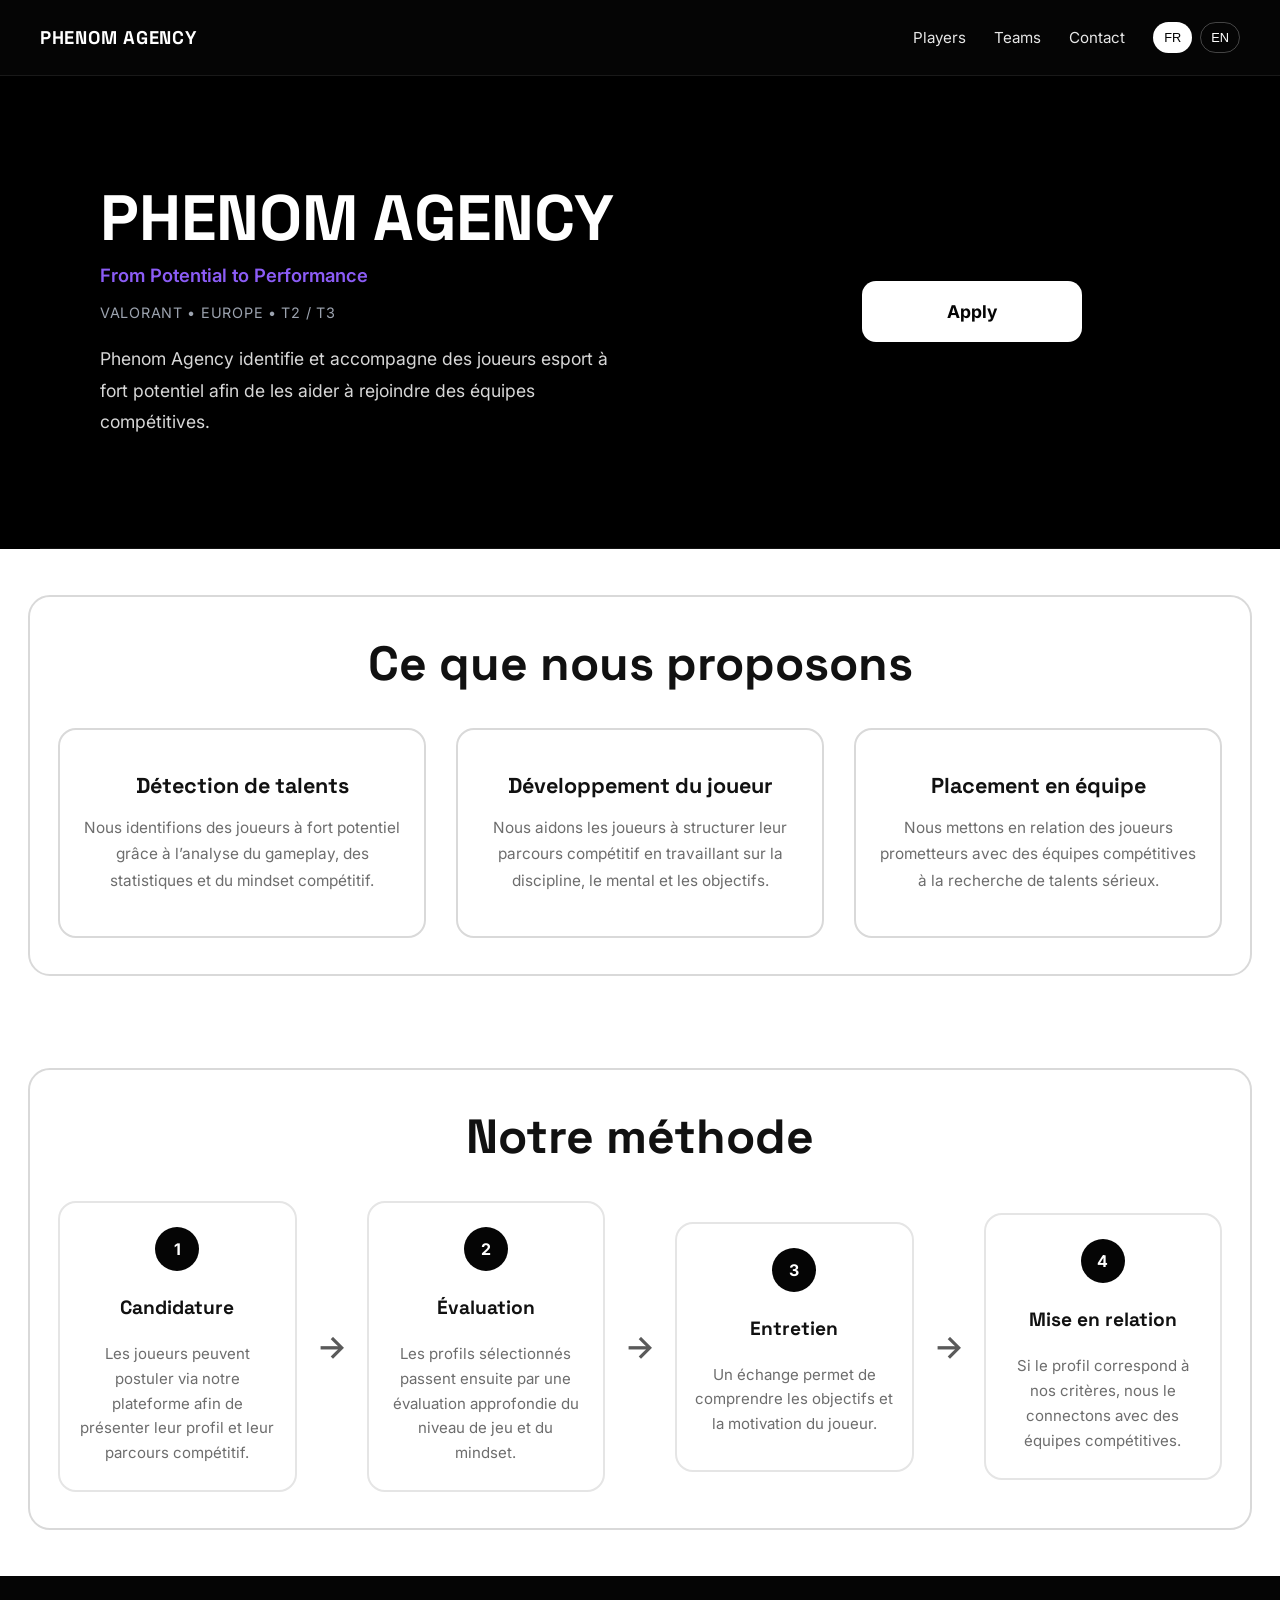
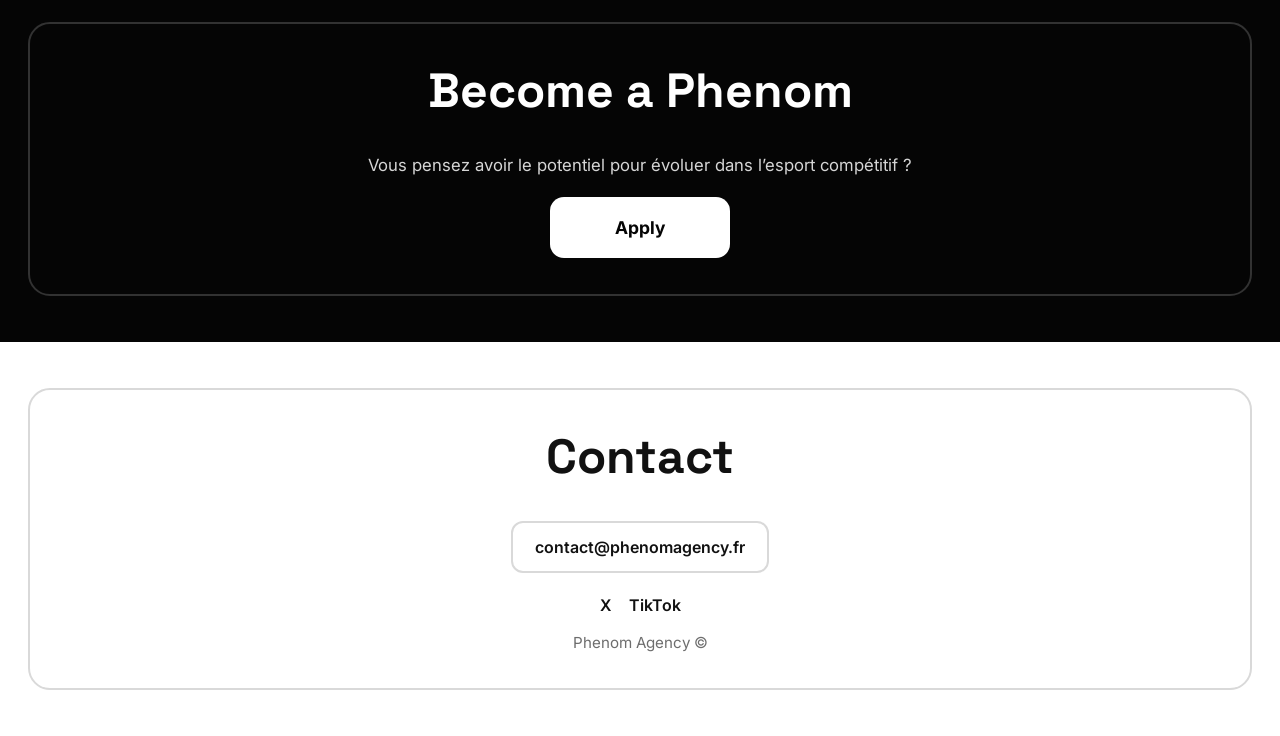
<file: index.html>
<!DOCTYPE html>
<html lang="fr">
<head>
  
    <meta charset="UTF-8" />
    <meta name="viewport" content="width=device-width, initial-scale=1.0" />
 <title>Phenom Agency </title>
<meta name="description" content="Phenom Agency is a Valorant scouting agency in Europe. We identify high-potential Immortal+ players, support player development, and connect talent with competitive teams.">
<meta name="google-site-verification" content="Wj3oom9wIa73--RnAUdjEil9rWQGAL6BRKi_w2vOY6I" />
<link rel="canonical" href="https://phenomagency.fr/">
<link rel="icon" type="image/png" href="images/favicon.png" />
<link rel="manifest" href="site.webmanifest" />

<link rel="preconnect" href="https://fonts.googleapis.com">
<link rel="preconnect" href="https://fonts.gstatic.com" crossorigin>
<link href="https://fonts.googleapis.com/css2?family=Inter:wght@400;500;600;700&family=Space+Grotesk:wght@500;700&display=swap" rel="stylesheet">

<link rel="stylesheet" href="style.css" />

<meta property="og:title" content="Phenom Agency | Valorant Talent Scouting Europe">
<meta property="og:description" content="From Potential to Performance. Scouting high-potential Valorant players.">
<meta property="og:type" content="website">
<meta property="og:url" content="https://phenomagency.fr/">
<meta property="og:image" content="images/og-cover.jpg">
<link rel="canonical" href="https://phenomagency.fr/">

<meta name="twitter:card" content="summary_large_image">

</head>
<body>
  <!-- HEADER -->
  <header class="site-header">
    <div class="logo">PHENOM AGENCY</div>

    <div class="header-right">
      <nav class="nav">
        <a href="/players" data-i18n="navPlayers">Players</a>
        <a href="/teams" data-i18n="navTeams">Teams</a>
        <a href="/contact" data-i18n="navContact">Contact</a>
      </nav>

      <div class="lang-switch">
        <button class="lang-btn active" data-lang="fr">FR</button>
        <button class="lang-btn" data-lang="en">EN</button>
      </div>
    </div>
  </header>

  <!-- HERO -->
  <section class="hero">
    <div class="hero-left">
      <h1>PHENOM AGENCY</h1>
      <p class="hero-tagline" data-i18n="tagline">From Potential to Performance</p>
      <p class="hero-meta">VALORANT • EUROPE • T2 / T3</p>
      <p class="hero-description" data-i18n="heroDescription">
        Phenom Agency identifie et accompagne des joueurs esport à fort potentiel afin de les aider à rejoindre des équipes compétitives.
      </p>
      <p class="seo-subtitle">Valorant Scouting Agency in Europe</p>
    </div>

    <div class="hero-right">
      <a href="/players" class="apply-btn" data-i18n="applyBtn">Apply</a>
    </div>
  </section>

  <!-- WHAT WE DO -->
  <section class="section section-light" id="what-we-do">
    <div class="section-box">
      <h2 data-i18n="whatWeDoTitle">Ce que nous proposons</h2>

      <div class="cards">
        <article class="card reveal">
          <h3 data-i18n="scoutingTitle">Détection de talents</h3>
          <p data-i18n="scoutingText">
            Nous identifions des joueurs à fort potentiel grâce à l’analyse du gameplay, des statistiques et du mindset compétitif.
          </p>
        </article>

        <article class="card reveal">
          <h3 data-i18n="developmentTitle">Développement du joueur</h3>
          <p data-i18n="developmentText">
            Nous aidons les joueurs à structurer leur parcours compétitif en travaillant sur la discipline, le mental et les objectifs.
          </p>
        </article>

        <article class="card reveal">
          <h3 data-i18n="placementTitle">Placement en équipe</h3>
          <p data-i18n="placementText">
            Nous mettons en relation des joueurs prometteurs avec des équipes compétitives à la recherche de talents sérieux.
          </p>
        </article>
      </div>
    </div>
  </section>

  <!-- OUR PROCESS -->
  <section class="section section-light" id="our-process">
    <div class="section-box">
      <h2 data-i18n="processTitle">Notre méthode</h2>

      <div class="process-grid">
        <div class="process-item">
          <div class="process-number">1</div>
          <h3 data-i18n="processStep1Title">Candidature</h3>
          <p data-i18n="processStep1Text">
            Les joueurs peuvent postuler via notre plateforme afin de présenter leur profil et leur parcours compétitif.
          </p>
        </div>

        <div class="process-arrow">→</div>

        <div class="process-item">
          <div class="process-number">2</div>
          <h3 data-i18n="processStep2Title">Évaluation</h3>
          <p data-i18n="processStep2Text">
            Les profils sélectionnés passent ensuite par une évaluation approfondie du niveau de jeu et du mindset.
          </p>
        </div>

        <div class="process-arrow">→</div>

        <div class="process-item">
          <div class="process-number">3</div>
          <h3 data-i18n="processStep3Title">Entretien</h3>
          <p data-i18n="processStep3Text">
            Un échange permet de comprendre les objectifs et la motivation du joueur.
          </p>
        </div>

        <div class="process-arrow">→</div>

        <div class="process-item">
          <div class="process-number">4</div>
          <h3 data-i18n="processStep4Title">Mise en relation</h3>
          <p data-i18n="processStep4Text">
            Si le profil correspond à nos critères, nous le connectons avec des équipes compétitives.
          </p>
        </div>
      </div>
    </div>
  </section>

  <!-- CTA -->
  <section class="section section-dark cta-section">
    <div class="section-box dark-box">
      <h2 data-i18n="ctaTitle">Become a Phenom</h2>
      <p data-i18n="ctaText">
        Vous pensez avoir le potentiel pour évoluer dans l’esport compétitif ?
      </p>
      <a href="/players" class="apply-btn secondary" data-i18n="applyBtn">Apply</a>
    </div>
  </section>

  <!-- CONTACT -->
  <section class="section section-light" id="contact">
    <div class="section-box contact-box">
      <h2 data-i18n="contactTitle">Contact</h2>
      <a href="mailto:contact@phenomagency.fr" class="contact-email">contact@phenomagency.fr</a>

       <div class="footer-socials">
        <a href="https://x.com/PhenomAgency" target="_blank">X</a>
        <a href="https://www.tiktok.com/@phenomagency" target="_blank" rel="noopener">TikTok</a>
    </div>

      <p class="footer-text">Phenom Agency ©</p>
    </div>
  </section>

  <script src="script.js"></script>
</body>
</html>
</file>
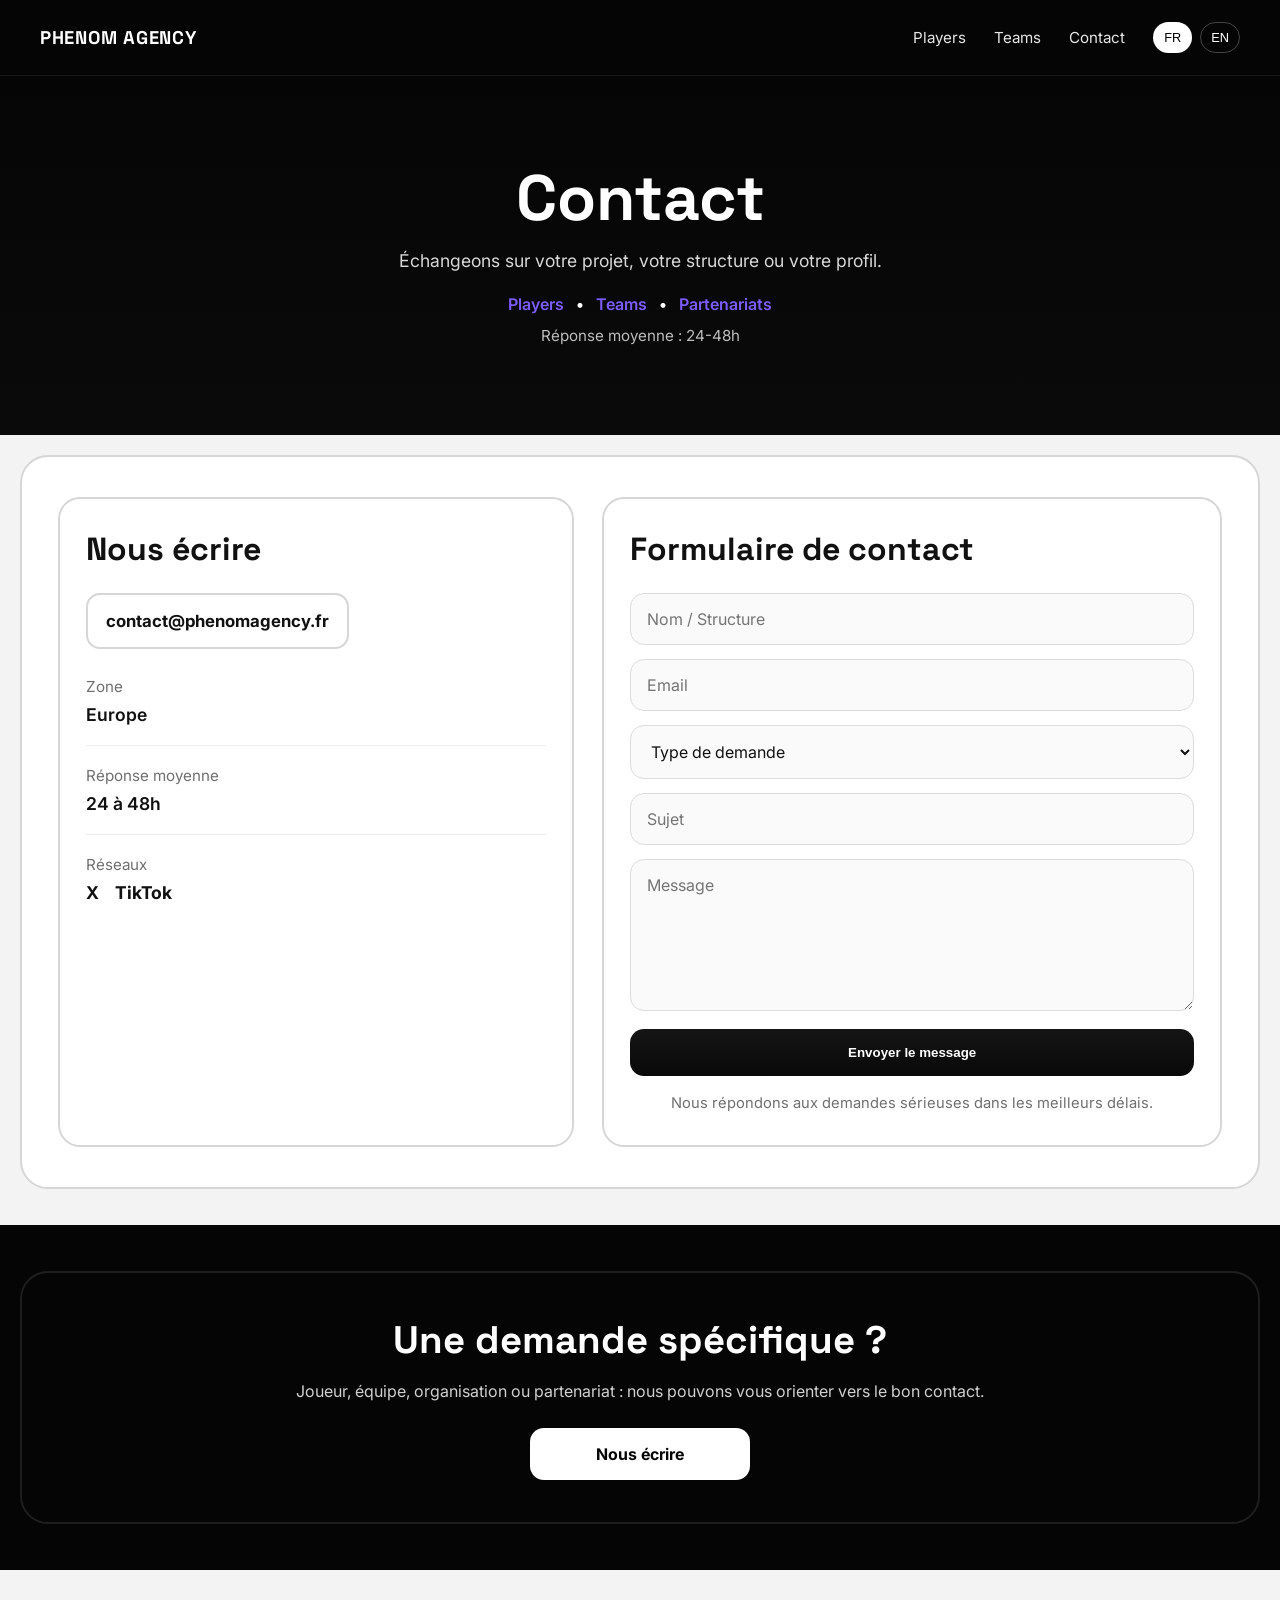
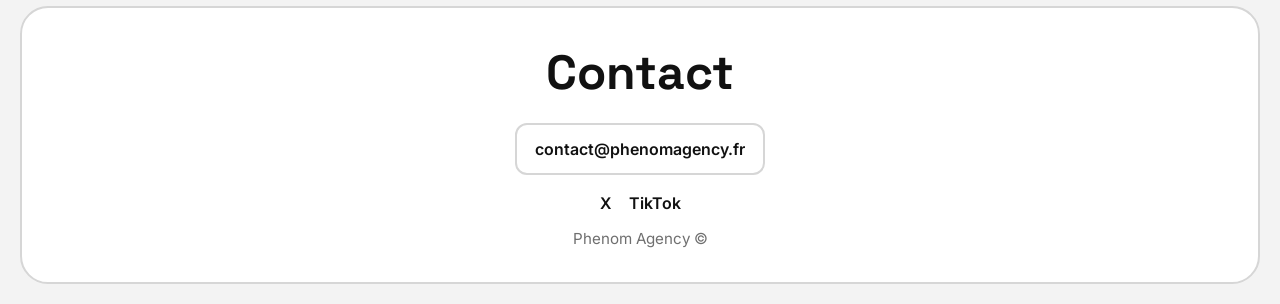
<file: contact.html>
<!DOCTYPE html>
<html lang="fr">
<head>

<meta charset="UTF-8" />
<meta name="viewport" content="width=device-width, initial-scale=1.0" />
<title>Contact | Phenom Agency</title>

<meta name="description" content="Contact Phenom Agency for player applications, team inquiries or partnerships." />
<link rel="canonical" href="https://phenomagency.fr/contact">
<link rel="icon" type="image/png" href="images/favicon.png" />
<link rel="manifest" href="site.webmanifest" />

<link rel="preconnect" href="https://fonts.googleapis.com">
<link rel="preconnect" href="https://fonts.gstatic.com" crossorigin>

<link href="https://fonts.googleapis.com/css2?family=Inter:wght@400;500;600;700&family=Space+Grotesk:wght@500;700&display=swap" rel="stylesheet">

<link rel="stylesheet" href="contact.css" />

<meta property="og:title" content="Phenom Agency | Valorant Talent Scouting Europe">
<meta property="og:description" content="From Potential to Performance. Scouting high-potential Valorant players.">
<meta property="og:type" content="website">
<meta property="og:url" content="https://phenomagency.fr/">
<meta property="og:image" content="images/og-cover.jpg">

<meta name="twitter:card" content="summary_large_image">

</head>
<body>
  <!-- HEADER -->
  <header class="site-header">
    <a href="/" class="logo">PHENOM AGENCY</a>

    <div class="header-right">
      <nav class="nav">
        <a href="/players" data-i18n="navPlayers">Players</a>
        <a href="/teams" data-i18n="navTeams">Teams</a>
        <a href="/contact" data-i18n="navContact">Contact</a>
      </nav>

      <div class="lang-switch">
        <button class="lang-btn active" data-lang="fr">FR</button>
        <button class="lang-btn" data-lang="en">EN</button>
      </div>
    </div>
  </header>

  <!-- HERO -->
  <section class="hero">
    <div class="hero-content">
  <h1 data-i18n="heroTitle">Contact</h1>

  <p class="hero-description" data-i18n="heroText">
    Échangeons sur votre projet, votre structure ou votre profil.
  </p>

  <p class="hero-links">
    <a href="/players" data-i18n="heroLinkPlayers">Players</a>
    <span>•</span>
    <a href="/teams" data-i18n="heroLinkTeams">Teams</a>
    <span>•</span>
    <a href="/contact" data-i18n="heroLinkPartnerships">Partenariats</a>
  </p>

  <p class="hero-response" data-i18n="heroResponse">
    Réponse moyenne : 24-48h
  </p>
</div>
  </section>

  <main class="page-shell">
    <!-- MAIN CONTACT BLOCK -->
    <section class="content-section reveal">
      <div class="contact-grid">
        <!-- LEFT -->
        <div class="contact-info-card reveal">
          <h2 data-i18n="infoTitle">Nous écrire</h2>

          <a href="mailto:contact@phenomagency.fr" class="contact-email">
            contact@phenomagency.fr
          </a>

          <div class="info-block">
            <span class="info-label" data-i18n="zoneLabel">Zone</span>
            <p data-i18n="zoneValue">Europe</p>
          </div>

          <div class="info-block">
            <span class="info-label" data-i18n="responseLabel">Réponse moyenne</span>
            <p data-i18n="responseValue">24 à 48h</p>
          </div>

          <div class="info-block">
            <span class="info-label" data-i18n="socialLabel">Réseaux</span>
            <div class="social-links">
              <a href="#" aria-label="X">X</a>
              <a href="#" aria-label="TikTok">TikTok</a>
            </div>
          </div>
        </div>

        <!-- RIGHT -->
        <form
           id="contact-form"
          class="contact-form-card reveal"
        >
          <h2 data-i18n="formTitle">Formulaire de contact</h2>

          <input
            type="text"
            name="name"
            data-i18n-placeholder="namePlaceholder"
            placeholder="Nom / Structure"
            required
          />

          <input
            type="email"
            name="email"
            data-i18n-placeholder="emailPlaceholder"
            placeholder="Email"
            required
          />

          <select name="inquiry" required>
            <option value="" data-i18n="selectDefault">Type de demande</option>
            <option value="player" data-i18n="selectPlayer">Joueur</option>
            <option value="team" data-i18n="selectTeam">Équipe / Organisation</option>
            <option value="partnership" data-i18n="selectPartnership">Partenariat</option>
            <option value="other" data-i18n="selectOther">Autre</option>
          </select>

          <input
            type="text"
            name="subject"
            data-i18n-placeholder="subjectPlaceholder"
            placeholder="Sujet"
          />

          <textarea
            name="message"
            rows="6"
            data-i18n-placeholder="messagePlaceholder"
            placeholder="Message"
            required
          ></textarea>

          <button type="submit" class="primary-btn" data-i18n="sendButton">
            Envoyer le message
          </button>

          <p id="form-success" data-i18n="formSuccess" style="display:none;">
             Message envoyé avec succès.
          </p>

          <p class="form-note" data-i18n="formNote">
            Nous répondons aux demandes sérieuses dans les meilleurs délais.
          </p>
        </form>
      </div>
    </section>

    <!-- CTA -->
    <section class="final-cta reveal">
      <div class="cta-box">
        <h2 data-i18n="ctaTitle">Une demande spécifique ?</h2>
        <p data-i18n="ctaText">
          Joueur, équipe, organisation ou partenariat : nous pouvons vous orienter vers le bon contact.
        </p>
        <a href="mailto:contact@phenomagency.fr" class="primary-btn" data-i18n="ctaButton">
          Nous écrire
        </a>
      </div>
    </section>

    <!-- FOOTER -->
    <footer class="site-footer reveal">
      <div class="footer-box">
        <h2 data-i18n="footerTitle">Contact</h2>

        <a href="mailto:contact@phenomagency.fr" class="footer-email">
          contact@phenomagency.fr
        </a>

    <div class="footer-socials">
        <a href="https://x.com/PhenomAgency" target="_blank">X</a>
        <a href="https://www.tiktok.com/@phenomagency" target="_blank" rel="noopener">TikTok</a>
    </div>

        <p class="footer-copy">Phenom Agency ©</p>
      </div>
    </footer>
  </main>

  <script src="contact.js"></script>
</body>
</html>
</file>
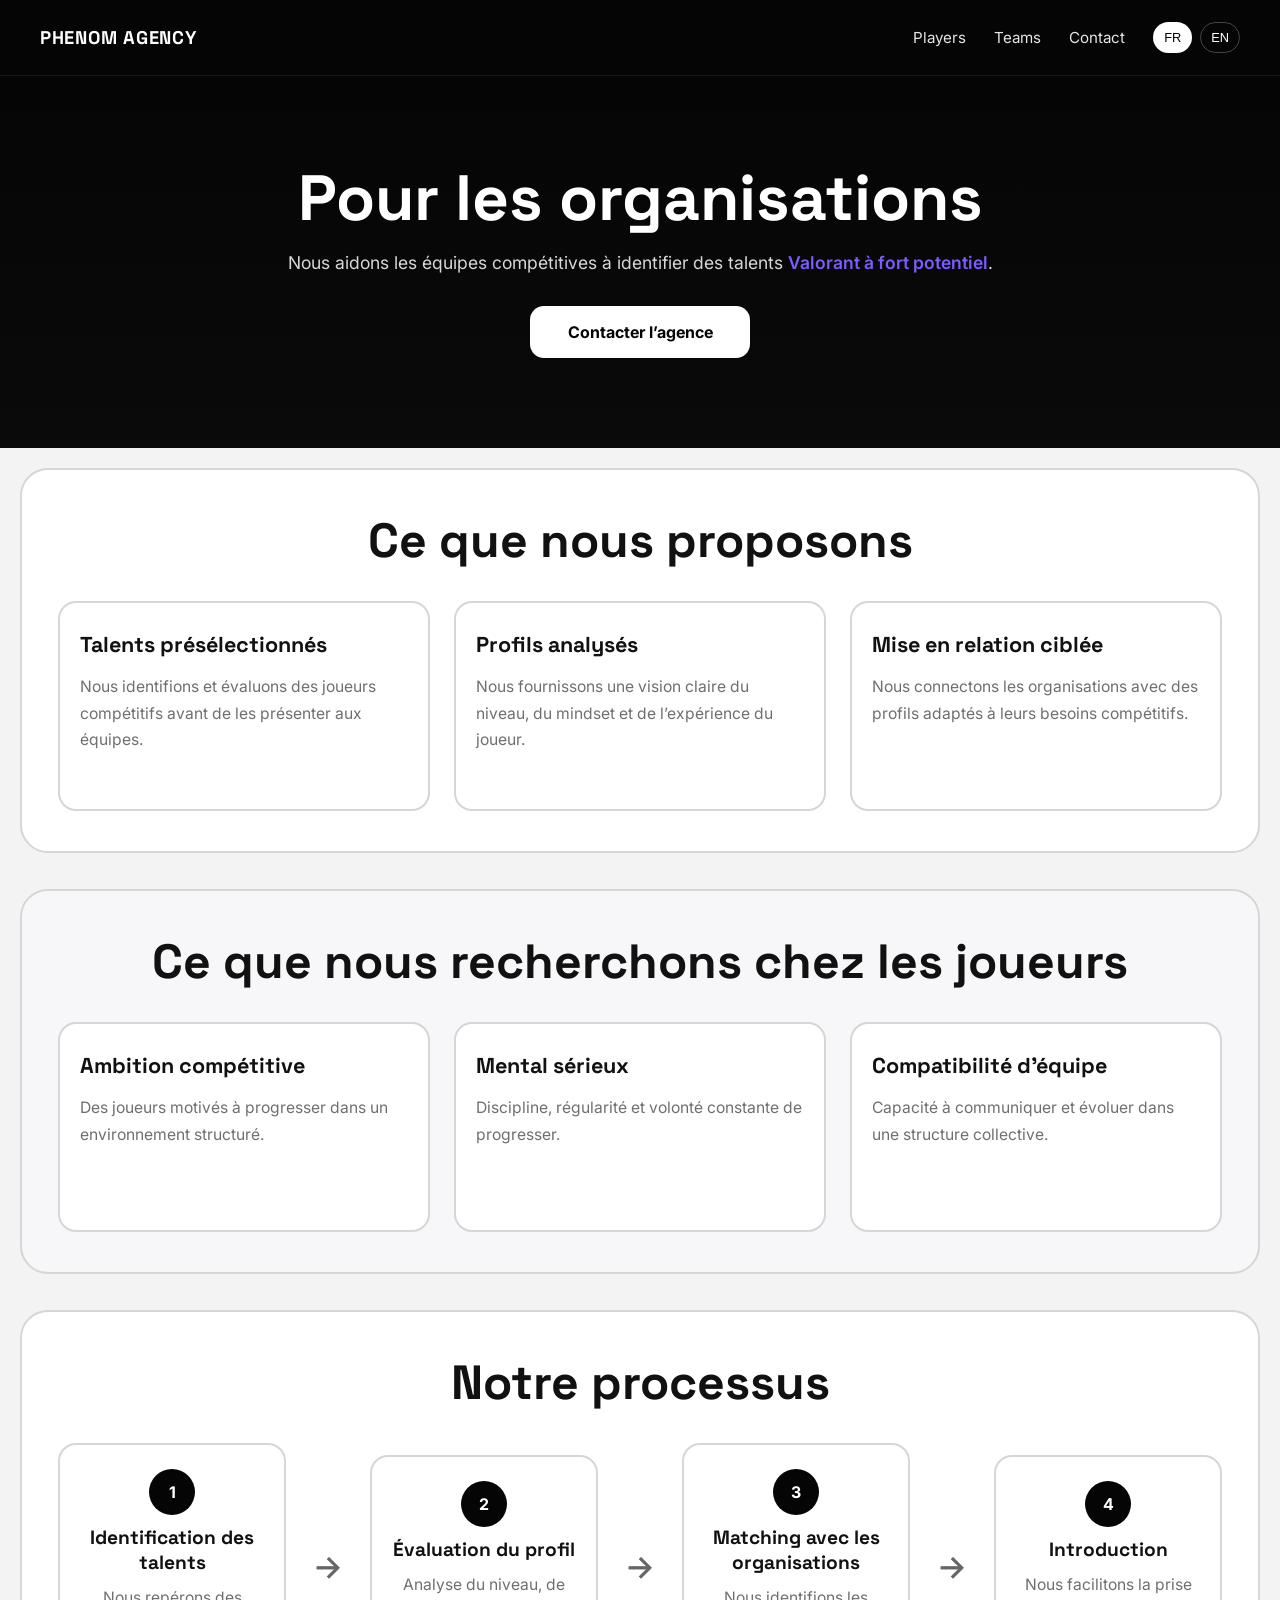
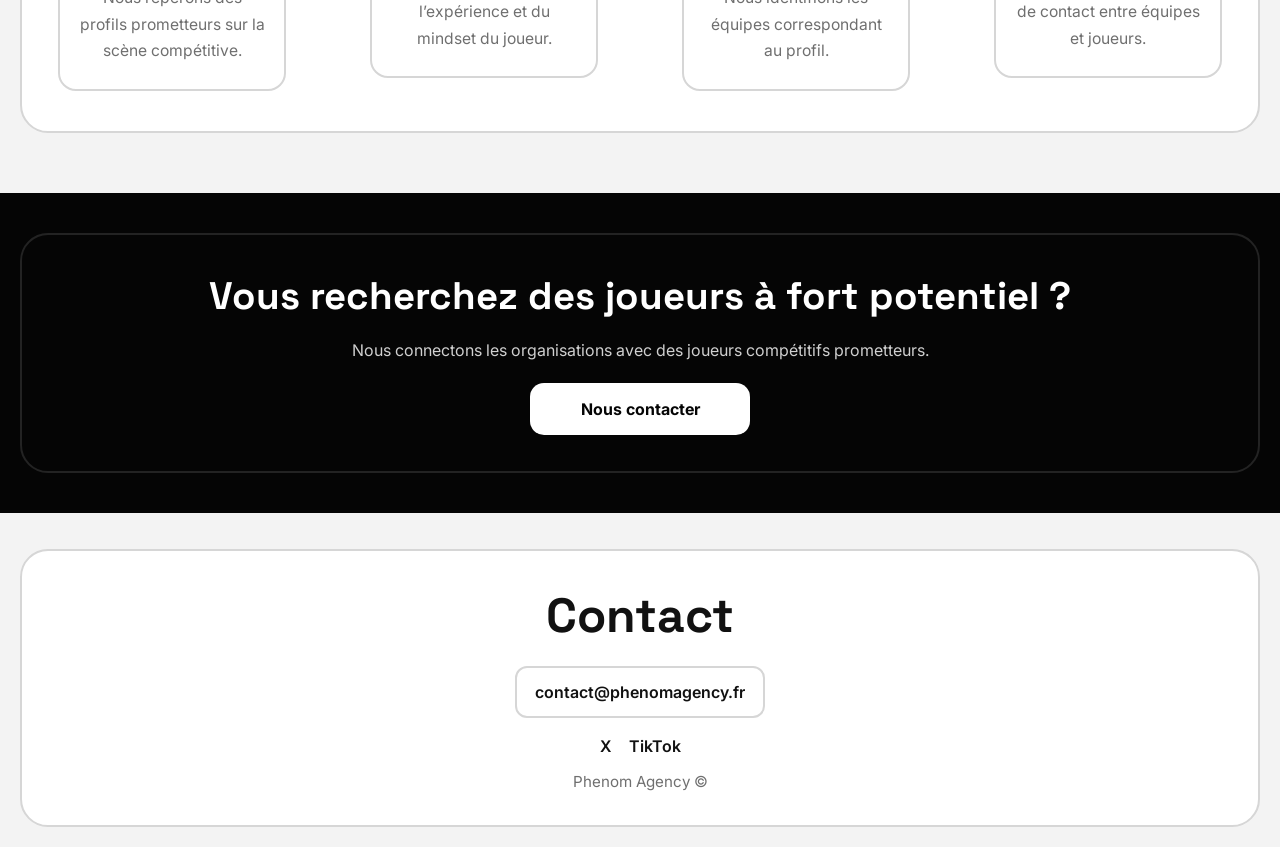
<file: teams.html>
<!DOCTYPE html>
<html lang="fr">
<head>

<meta charset="UTF-8" />
<meta name="viewport" content="width=device-width, initial-scale=1.0" />

<title>Teams | Phenom Agency</title>

<meta name="description" content="Phenom Agency helps organisations and teams identify promising Valorant talent across Europe." />
<link rel="canonical" href="https://phenomagency.fr/teams">
<link rel="icon" type="image/png" href="images/favicon.png" />
<link rel="manifest" href="site.webmanifest" />

<link rel="preconnect" href="https://fonts.googleapis.com">
<link rel="preconnect" href="https://fonts.gstatic.com" crossorigin>

<link href="https://fonts.googleapis.com/css2?family=Inter:wght@400;500;600;700&family=Space+Grotesk:wght@500;700&display=swap" rel="stylesheet">

<link rel="stylesheet" href="teams.css" />

<meta property="og:title" content="Phenom Agency | Valorant Talent Scouting Europe">
<meta property="og:description" content="From Potential to Performance. Scouting high-potential Valorant players.">
<meta property="og:type" content="website">
<meta property="og:url" content="https://phenomagency.fr/">
<meta property="og:image" content="images/og-cover.jpg">

<meta name="twitter:card" content="summary_large_image">

</head>
<body>
  <!-- HEADER -->
  <header class="site-header">
    <a href="/" class="logo">PHENOM AGENCY</a>

    <div class="header-right">
      <nav class="nav">
        <a href="/players" data-i18n="navPlayers">Players</a>
        <a href="/teams" data-i18n="navTeams">Teams</a>
        <a href="/contact" data-i18n="navContact">Contact</a>
      </nav>

      <div class="lang-switch">
        <button class="lang-btn active" data-lang="fr">FR</button>
        <button class="lang-btn" data-lang="en">EN</button>
      </div>
    </div>
  </header>

  <!-- HERO -->
  <section class="hero">
    <div class="hero-content">
      <h1 data-i18n="heroTitle">Pour les organisations</h1>

      <p class="hero-description" data-i18n="heroDescription">
        Nous aidons les équipes compétitives à identifier des talents <span class="accent">Valorant à fort potentiel</span>.
      </p>

      <a href="/contact" class="start-btn" data-i18n="heroButton">Contacter l’agence</a>
    </div>
  </section>

  <main class="page-shell">

    <!-- WHAT WE PROVIDE -->
    <section class="content-section">
      <h2 data-i18n="provideTitle">Ce que nous proposons</h2>

      <div class="cards-grid">
        <div class="info-card reveal">
          <h3 data-i18n="provide1Title">Talents présélectionnés</h3>
          <p data-i18n="provide1Text">Nous identifions et évaluons des joueurs compétitifs avant de les présenter aux équipes.</p>
        </div>

       <div class="info-card reveal">
          <h3 data-i18n="provide2Title">Profils analysés</h3>
          <p data-i18n="provide2Text">Nous fournissons une vision claire du niveau, du mindset et de l’expérience du joueur.</p>
        </div>

       <div class="info-card reveal">
          <h3 data-i18n="provide3Title">Mise en relation ciblée</h3>
          <p data-i18n="provide3Text">Nous connectons les organisations avec des profils adaptés à leurs besoins compétitifs.</p>
        </div>
      </div>
    </section>

    <!-- WHAT WE LOOK FOR -->
    <section class="content-section soft-section">
      <h2 data-i18n="lookTitle">Ce que nous recherchons chez les joueurs</h2>

      <div class="cards-grid">
        <div class="info-card reveal">
          <h3 data-i18n="look1Title">Ambition compétitive</h3>
          <p data-i18n="look1Text">Des joueurs motivés à progresser dans un environnement structuré.</p>
        </div>

       <div class="info-card reveal">
          <h3 data-i18n="look2Title">Mental sérieux</h3>
          <p data-i18n="look2Text">Discipline, régularité et volonté constante de progresser.</p>
        </div>

        <div class="info-card reveal">
          <h3 data-i18n="look3Title">Compatibilité d’équipe</h3>
          <p data-i18n="look3Text">Capacité à communiquer et évoluer dans une structure collective.</p>
        </div>
      </div>
    </section>

    <!-- PROCESS -->
    <section class="content-section">
      <h2 data-i18n="processTitle">Notre processus</h2>

      <div class="process-grid">
        <div class="process-item">
          <div class="process-number">1</div>
          <h3 data-i18n="process1Title">Identification des talents</h3>
          <p data-i18n="process1Text">Nous repérons des profils prometteurs sur la scène compétitive.</p>
        </div>

        <div class="process-arrow">→</div>

        <div class="process-item">
          <div class="process-number">2</div>
          <h3 data-i18n="process2Title">Évaluation du profil</h3>
          <p data-i18n="process2Text">Analyse du niveau, de l’expérience et du mindset du joueur.</p>
        </div>

        <div class="process-arrow">→</div>

        <div class="process-item">
          <div class="process-number">3</div>
          <h3 data-i18n="process3Title">Matching avec les organisations</h3>
          <p data-i18n="process3Text">Nous identifions les équipes correspondant au profil.</p>
        </div>

        <div class="process-arrow">→</div>

        <div class="process-item">
          <div class="process-number">4</div>
          <h3 data-i18n="process4Title">Introduction</h3>
          <p data-i18n="process4Text">Nous facilitons la prise de contact entre équipes et joueurs.</p>
        </div>
      </div>
    </section>

    <!-- CTA -->
    <section class="final-cta">
        <div class="cta-box">
          <h2 data-i18n="ctaTitle">Vous recherchez des joueurs à fort potentiel ?</h2>
          <p data-i18n="ctaText">Nous connectons les organisations avec des joueurs compétitifs prometteurs.</p>
          <a href="/contact" class="start-btn" data-i18n="ctaButton">Nous contacter</a>
   </div>
  </section>

    <!-- FOOTER -->
    <footer class="site-footer">
      <div class="footer-box">
        <h2 data-i18n="footerContactTitle">Contact</h2>
        <a href="mailto:contact@phenomagency.fr" class="footer-email">contact@phenomagency.fr</a>

    <div class="footer-socials">
        <a href="https://x.com/PhenomAgency" target="_blank">X</a>
        <a href="https://www.tiktok.com/@phenomagency" target="_blank" rel="noopener">TikTok</a>
    </div>

        <p class="footer-copy">Phenom Agency ©</p>
      </div>
    </footer>
  </main>

  <script src="teams.js"></script>
</body>
</html>
</file>
<file: style.css>
:root {
  --black: #050505;
  --white: #ffffff;
  --soft-white: #f7f7f7;
  --text: #111111;
  --muted: #6d6d6d;
  --border: #1e1e1e;
  --light-border: #d9d9d9;
  --accent: #8b5cf6; /* violet moderne pour la tagline */
}

* {
  margin: 0;
  padding: 0;
  box-sizing: border-box;
}

html {
  scroll-behavior: smooth;
}

body {
  font-family: "Inter", sans-serif;
  background: var(--white);
  color: var(--text);
}

/* HEADER */
.site-header {
  background: var(--black);
  color: var(--white);
  padding: 22px 40px;
  display: flex;
  align-items: center;
  justify-content: space-between;
  border-bottom: 1px solid rgba(255,255,255,0.08);
}

.logo {
  font-family: "Space Grotesk", sans-serif;
  font-weight: 700;
  font-size: 1.15rem;
  letter-spacing: 0.04em;
}

.header-right {
  display: flex;
  align-items: center;
  gap: 28px;
}

.nav {
  display: flex;
  gap: 28px;
}

.nav a {
  color: var(--white);
  text-decoration: none;
  font-size: 0.95rem;
  opacity: 0.9;
}

.nav a:hover {
  opacity: 1;
}

.lang-switch {
  display: flex;
  gap: 8px;
}

.lang-btn {
  background: transparent;
  color: var(--white);
  border: 1px solid rgba(255,255,255,0.25);
  padding: 7px 10px;
  border-radius: 999px;
  cursor: pointer;
  font-size: 0.8rem;
  transition: 0.2s ease;
}

.lang-btn.active,
.lang-btn:hover {
  background: var(--white);
  color: var(--black);
}

/* HERO */

.hero {
  background: #000;
  color: var(--white);
  display: grid;
  grid-template-columns: 1.2fr 0.8fr;
  gap: 40px;
  align-items: center;
  padding: 110px 60px;
  border-bottom: 1px solid rgba(255,255,255,0.08);

  max-width: 1200px;
  margin: 0 auto;

  box-shadow: 0 0 0 100vmax #000;
  clip-path: inset(0 -100vmax);
}

html, body {
  margin: 0;
  padding: 0;
  overflow-x: hidden;
}

.hero-content {
  max-width: 1200px;
  margin: 0 auto;

  display: flex;
  justify-content: space-between;
  align-items: center;
  gap: 60px;
}

body {
    margin: 0;
}

.hero-left {
  max-width: 620px;
}

.hero-left h1 {
  font-family: "Space Grotesk", sans-serif;
  font-size: clamp(2.5rem, 5vw, 4.6rem);
  margin-bottom: 14px;
  line-height: 1;
}

.hero-right {
   display: flex;
  justify-content: center;
  align-items: center;
  flex-shrink: 0;
}

.hero-tagline {
  font-size: 1.15rem;
  color: var(--accent);
  font-weight: 600;
  margin-bottom: 18px;
}

.hero-line {
  width: 180px;
  height: 2px;
  background: rgba(255,255,255,0.25);
  margin-bottom: 22px;
}

.hero-description {
  max-width: 520px;
  font-size: 1.1rem;
  line-height: 1.8;
  color: #d7d7d7;
  margin-top: 22px;
}

.hero-right {
  display: flex;
  justify-content: center;
  align-items: center;
}

.apply-btn {
  display: inline-flex;
  align-items: center;
  justify-content: center;
  min-width: 220px;
  padding: 20px 42px;
  background: var(--white);
  color: var(--black);
  text-decoration: none;
  border-radius: 14px;
  font-size: 1.1rem;
  font-weight: 700;
  border: none;
  transition: transform 0.2s ease, opacity 0.2s ease;
}

.apply-btn:hover {
  transform: translateY(-2px);
  opacity: 0.95;
}

.apply-btn.secondary {
  min-width: 180px;
}

/* SECTIONS */
.section {
  padding: 46px 28px;
}

.section-light {
  background: var(--white);
}

.section-dark {
  background: var(--black);
}

.section-box {
  max-width: 1320px;
  margin: 0 auto;
  border: 2px solid var(--light-border);
  border-radius: 22px;
  padding: 36px 28px;
}

.dark-box {
  border-color: rgba(255,255,255,0.18);
  color: var(--white);
  text-align: center;
}

.section-box h2 {
  font-family: "Space Grotesk", sans-serif;
  text-align: center;
  font-size: clamp(2rem, 4vw, 3rem);
  margin-bottom: 34px;
}

/* WHAT WE DO */
.cards {
  display: grid;
  grid-template-columns: repeat(3, 1fr);
  gap: 30px;
}

.card {
  border: 2px solid var(--light-border);
  border-radius: 18px;
  padding: 28px 20px;
  text-align: center;
  min-height: 210px;
  display: flex;
  flex-direction: column;
  justify-content: center;

  transition: transform 0.25s ease, box-shadow 0.25s ease;
}

.card:hover {
  transform: translateY(-8px);
  box-shadow: 0 12px 30px rgba(0,0,0,0.12);
}

.card h3 {
  font-family: "Space Grotesk", sans-serif;
  font-size: 1.35rem;
  margin-bottom: 16px;
}

.card p {
  color: var(--muted);
  line-height: 1.7;
  font-size: 0.96rem;
}

/* PROCESS */
.process-grid {
  display: grid;
  grid-template-columns: 1fr 50px 1fr 50px 1fr 50px 1fr;
  align-items: center;
  gap: 10px;
}

.process-item {
  border: 2px solid #e5e5e5;
  border-radius: 18px;
  padding: 24px 18px;
  min-height: 250px;
  text-align: center;
  display: flex;
  flex-direction: column;
  justify-content: flex-start;
  gap: 10px;
  background: var(--white);
  transition: transform 0.25s ease, box-shadow 0.25s ease, border-color 0.25s ease;
}

.process-item:hover {
  transform: translateY(-8px);
  box-shadow: 0 15px 35px rgba(0,0,0,0.12);
}

.process-number {
  width: 44px;
  height: 44px;
  margin: 0 auto 14px;
  border-radius: 50%;
  background: var(--black);
  color: var(--white);
  display: flex;
  align-items: center;
  justify-content: center;
  font-weight: 700;
  transition: transform 0.25s ease;
}

.process-item:hover .process-number {
  transform: scale(1.05);
}

.process-item h3 {
  font-family: "Space Grotesk", sans-serif;
  font-size: 1.2rem;
  margin-bottom: 12px;
}

.process-item p {
  color: var(--muted);
  font-size: 0.94rem;
  line-height: 1.65;
}

.process-arrow {
  text-align: center;
  font-size: 2rem;
  color: #5a5a5a;
  font-weight: 600;
}

/* CTA */
.cta-section .dark-box p {
  color: #d6d6d6;
  margin-bottom: 22px;
  font-size: 1.05rem;
}

/* CONTACT */
.contact-box {
  text-align: center;
}

.contact-email {
  display: inline-block;
  margin-bottom: 22px;
  color: var(--text);
  text-decoration: none;
  border: 2px solid var(--light-border);
  border-radius: 12px;
  padding: 14px 22px;
  font-weight: 600;
}

.footer-socials {
  display: flex;
  justify-content: center;
  gap: 18px;
  margin-bottom: 18px;
}

.footer-socials a {
  color: var(--text);
  text-decoration: none;
  font-weight: 600;
}

.footer-text {
  color: var(--muted);
  font-size: 0.95rem;
}

/* RESPONSIVE */
@media (max-width: 980px) {
  .hero {
    grid-template-columns: 1fr;
    text-align: left;
  }

  .hero-right {
    justify-content: flex-start;
  }

  .cards {
    grid-template-columns: 1fr;
  }

  .process-grid {
    grid-template-columns: 1fr;
  }

  .process-arrow {
    display: none;
  }
}

@media (max-width: 700px) {
  .site-header {
    flex-direction: column;
    align-items: flex-start;
    gap: 18px;
  }

  .header-right {
    width: 100%;
    flex-direction: column;
    align-items: flex-start;
    gap: 14px;
  }

  .nav {
    flex-wrap: wrap;
    gap: 18px;
  }

  .hero,
  .section {
    padding-left: 20px;
    padding-right: 20px;
  }

  .section-box {
    padding: 26px 18px;
  }

  .apply-btn {
    width: 100%;
    max-width: 260px;
  }
}

.hero-meta{
margin-top:10px;
font-size:0.9rem;
color:#9ca3af;
letter-spacing:0.05em;
}

.hero-left{
max-width:760px;
}

/* SCROLL ANIMATION */
.reveal {
  opacity: 0;
  transform: translateY(25px);
  transition: all 0.45s ease;
}

.reveal.active {
  opacity: 1;
  transform: translateY(0);
}

.seo-subtitle {
  position: absolute;
  left: -9999px;
  width: 1px;
  height: 1px;
  overflow: hidden;
}
</file>
<file: contact.css>
:root {
  --black: #050505;
  --white: #ffffff;
  --page: #f3f3f3;
  --text: #111111;
  --muted: #6f6f6f;
  --border: #d6d6d6;
  --accent: #7c5cff;
}

* {
  margin: 0;
  padding: 0;
  box-sizing: border-box;
}

html {
  scroll-behavior: smooth;
}

body {
  font-family: "Inter", sans-serif;
  background: var(--page);
  color: var(--text);
}

/* HEADER */
.site-header {
  background: var(--black);
  color: var(--white);
  padding: 22px 40px;
  display: flex;
  align-items: center;
  justify-content: space-between;
  border-bottom: 1px solid rgba(255, 255, 255, 0.08);
}

.logo {
  color: var(--white);
  text-decoration: none;
  font-family: "Space Grotesk", sans-serif;
  font-weight: 700;
  font-size: 1.15rem;
  letter-spacing: 0.04em;
}

.header-right {
  display: flex;
  align-items: center;
  gap: 28px;
}

.nav {
  display: flex;
  gap: 28px;
}

.nav a {
  color: var(--white);
  text-decoration: none;
  font-size: 0.95rem;
  opacity: 0.9;
}

.lang-switch {
  display: flex;
  gap: 8px;
}

.lang-btn {
  background: transparent;
  color: var(--white);
  border: 1px solid rgba(255, 255, 255, 0.25);
  padding: 7px 10px;
  border-radius: 999px;
  cursor: pointer;
  font-size: 0.8rem;
  transition: 0.2s ease;
}

.lang-btn.active,
.lang-btn:hover {
  background: var(--white);
  color: var(--black);
}

/* HERO */
.hero {
  background: linear-gradient(180deg, #050505 0%, #0a0a0a 100%);
  color: var(--white);
  padding: 90px 24px;
  text-align: center;
}

.hero-content {
  max-width: 920px;
  margin: 0 auto;
}

.hero h1 {
  font-family: "Space Grotesk", sans-serif;
  font-size: clamp(2.5rem, 5vw, 4.5rem);
  margin-bottom: 16px;
  line-height: 1;
}

.hero-description {
  max-width: 760px;
  margin: 0 auto;
  font-size: 1.1rem;
  line-height: 1.7;
  color: #d8d8d8;
}

/* LAYOUT */
.page-shell {
  max-width: 1400px;
  margin: 20px auto;
  padding: 0 20px;
}

.content-section {
  background: var(--white);
  border: 2px solid var(--border);
  border-radius: 28px;
  padding: 40px 36px;
  margin-bottom: 36px;
}

.contact-grid {
  display: grid;
  grid-template-columns: 1fr 1.2fr;
  gap: 28px;
}

/* CARDS */
.contact-info-card,
.contact-form-card {
  border: 2px solid var(--border);
  border-radius: 22px;
  background: var(--white);
  padding: 30px 26px;
  transition: transform 0.25s ease, box-shadow 0.25s ease;
}

.contact-info-card:hover,
.contact-form-card:hover {
  transform: translateY(-6px);
  box-shadow: 0 12px 30px rgba(0, 0, 0, 0.08);
}

.contact-info-card h2,
.contact-form-card h2 {
  font-family: "Space Grotesk", sans-serif;
  font-size: 2rem;
  margin-bottom: 24px;
}

.contact-email {
  display: inline-block;
  text-decoration: none;
  color: var(--text);
  font-weight: 700;
  font-size: 1.05rem;
  border: 2px solid var(--border);
  border-radius: 14px;
  padding: 16px 18px;
  margin-bottom: 28px;
}

.info-block {
  padding: 20px 0;
  border-top: 1px solid #ececec;
}

.info-block:first-of-type {
  border-top: none;
  padding-top: 0;
}

.info-label {
  display: block;
  color: var(--muted);
  font-size: 0.95rem;
  margin-bottom: 8px;
}

.info-block p {
  font-size: 1.1rem;
  font-weight: 600;
}

.social-links {
  display: flex;
  gap: 16px;
}

.social-links a {
  color: var(--text);
  text-decoration: none;
  font-weight: 700;
  font-size: 1.1rem;
}

/* FORM */
.contact-form-card {
  display: flex;
  flex-direction: column;
}

.contact-form-card input,
.contact-form-card select,
.contact-form-card textarea {
  width: 100%;
  padding: 15px 16px;
  border-radius: 14px;
  border: 1px solid #dcdcdc;
  background: #fafafa;
  font: inherit;
  color: var(--text);
  margin-bottom: 14px;
  outline: none;
  transition: border-color 0.2s ease, background 0.2s ease;
}

.contact-form-card input:focus,
.contact-form-card select:focus,
.contact-form-card textarea:focus {
  border-color: #bfbfbf;
  background: #ffffff;
}

.contact-form-card textarea {
  resize: vertical;
  min-height: 140px;
}

/* BUTTON */
.primary-btn {
  display: inline-flex;
  align-items: center;
  justify-content: center;
  min-width: 220px;
  padding: 16px 28px;
  border-radius: 14px;
  background: var(--white);
  color: var(--black);
  text-decoration: none;
  font-weight: 700;
  border: none;
  cursor: pointer;
  transition: transform 0.2s ease, opacity 0.2s ease, box-shadow 0.2s ease;
}

.primary-btn:hover {
  transform: translateY(-2px);
  opacity: 0.96;
  box-shadow: 0 10px 25px rgba(0, 0, 0, 0.12);
}

.contact-form-card .primary-btn {
  width: 100%;
  background: linear-gradient(180deg, #151515 0%, #090909 100%);
  color: var(--white);
  margin-top: 4px;
}

.form-note {
  text-align: center;
  color: var(--muted);
  font-size: 0.92rem;
  line-height: 1.6;
  margin-top: 16px;
}

/* CTA */
.final-cta {
  background: var(--black);
  padding: 46px 20px;
  margin-bottom: 36px;
  width: 100vw;
  margin-left: calc(50% - 50vw);
}

.cta-box {
  max-width: 1360px;
  margin: 0 auto;
  border: 2px solid rgba(255, 255, 255, 0.1);
  border-radius: 28px;
  padding: 42px 24px;
  text-align: center;
  color: var(--white);
}

.cta-box h2 {
  font-family: "Space Grotesk", sans-serif;
  font-size: clamp(1.8rem, 3vw, 2.4rem);
  margin-bottom: 14px;
}

.cta-box p {
  max-width: 760px;
  margin: 0 auto 22px;
  color: #d0d0d0;
  line-height: 1.7;
}

/* FOOTER */
.site-footer {
  background: var(--page);
}

.footer-box {
  max-width: 1400px;
  margin: 0 auto;
  background: var(--white);
  border: 2px solid var(--border);
  border-radius: 28px;
  padding: 34px 24px;
  text-align: center;
}

.footer-box h2 {
  font-family: "Space Grotesk", sans-serif;
  font-size: clamp(2rem, 4vw, 3rem);
  margin-bottom: 20px;
}

.footer-email {
  display: inline-block;
  color: var(--text);
  text-decoration: none;
  border: 2px solid var(--border);
  border-radius: 12px;
  padding: 14px 18px;
  font-weight: 600;
  margin-bottom: 18px;
}

.footer-socials {
  display: flex;
  justify-content: center;
  gap: 18px;
  margin-bottom: 16px;
}

.footer-socials a {
  color: var(--text);
  text-decoration: none;
  font-weight: 600;
}

.footer-copy {
  color: var(--muted);
  font-size: 0.95rem;
}

/* REVEAL */
.reveal {
  opacity: 0;
  transform: translateY(25px);
  transition: all 0.45s ease;
}

.reveal.active {
  opacity: 1;
  transform: translateY(0);
}

/* RESPONSIVE */
@media (max-width: 980px) {
  .contact-grid {
    grid-template-columns: 1fr;
  }

  .hero {
    padding: 72px 20px;
  }

  .content-section {
    padding: 28px 18px;
  }
}

@media (max-width: 700px) {
  .site-header {
    flex-direction: column;
    align-items: flex-start;
    gap: 18px;
  }

  .header-right {
    width: 100%;
    flex-direction: column;
    align-items: flex-start;
    gap: 14px;
  }

  .nav {
    flex-wrap: wrap;
    gap: 18px;
  }

  .contact-info-card,
  .contact-form-card,
  .footer-box,
  .cta-box {
    padding: 24px 18px;
  }

  .contact-info-card h2,
  .contact-form-card h2 {
    font-size: 1.7rem;
  }
}

.hero-links {
  margin-top: 18px;
  font-weight: 600;
  font-size: 1rem;
}

.hero-links a {
  color: var(--accent);
  text-decoration: none;
}

.hero-links span {
  margin: 0 8px;
}

.hero-response {
  margin-top: 12px;
  font-size: 0.95rem;
  color: #bdbdbd;
}
#form-success {
  display: none;
  margin-top: 14px;
  text-align: center;
  color: #22a06b;
  font-weight: 600;
  font-size: 0.98rem;
}
#form-success {
  opacity: 0;
  transition: opacity 0.4s ease;
  text-align: center;
  color: #22a06b;
  font-weight: 600;
}

#form-success.show {
  opacity: 1;
}
</file>
<file: teams.css>
:root {
  --black: #050505;
  --white: #ffffff;
  --page: #f3f3f3;
  --text: #111111;
  --muted: #6f6f6f;
  --border: #d6d6d6;
  --accent: #7C5CFF;
}

* {
  margin: 0;
  padding: 0;
  box-sizing: border-box;
}

html {
  scroll-behavior: smooth;
}

body {
  font-family: "Inter", sans-serif;
  background: var(--page);
  color: var(--text);
}

/* HEADER */
.site-header {
  background: var(--black);
  color: var(--white);
  padding: 22px 40px;
  display: flex;
  align-items: center;
  justify-content: space-between;
  border-bottom: 1px solid rgba(255,255,255,0.08);
}

.logo {
  color: var(--white);
  text-decoration: none;
  font-family: "Space Grotesk", sans-serif;
  font-weight: 700;
  font-size: 1.15rem;
  letter-spacing: 0.04em;
}

.header-right {
  display: flex;
  align-items: center;
  gap: 28px;
}

.nav {
  display: flex;
  gap: 28px;
}

.nav a {
  color: var(--white);
  text-decoration: none;
  font-size: 0.95rem;
  opacity: 0.9;
}

.lang-switch {
  display: flex;
  gap: 8px;
}

.lang-btn {
  background: transparent;
  color: var(--white);
  border: 1px solid rgba(255,255,255,0.25);
  padding: 7px 10px;
  border-radius: 999px;
  cursor: pointer;
  font-size: 0.8rem;
  transition: 0.2s ease;
}

.lang-btn.active,
.lang-btn:hover {
  background: var(--white);
  color: var(--black);
}

/* HERO */
.hero {
  background: linear-gradient(180deg, #050505 0%, #0a0a0a 100%);
  color: var(--white);
  padding: 90px 24px;
}

.hero-content {
  max-width: 920px;
  margin: 0 auto;
  text-align: center;
}

.hero h1 {
  font-family: "Space Grotesk", sans-serif;
  font-size: clamp(2.5rem, 5vw, 4.5rem);
  margin-bottom: 18px;
  line-height: 1;
}

.hero-description {
  max-width: 760px;
  margin: 0 auto 28px;
  font-size: 1.1rem;
  line-height: 1.7;
  color: #d8d8d8;
}

.accent {
  color: var(--accent);
  font-weight: 600;
}

.start-btn {
  display: inline-flex;
  align-items: center;
  justify-content: center;
  min-width: 220px;
  padding: 16px 28px;
  border-radius: 14px;
  background: var(--white);
  color: var(--black);
  text-decoration: none;
  font-weight: 700;
  transition: transform 0.2s ease, opacity 0.2s ease, box-shadow 0.2s ease;
}

.start-btn:hover {
  transform: translateY(-2px);
  opacity: 0.96;
  box-shadow: 0 10px 25px rgba(0, 0, 0, 0.12);
}

/* MAIN */
.page-shell {
  max-width: 1400px;
  margin: 20px auto;
  padding: 0 20px;
}

.content-section {
  background: var(--white);
  border: 2px solid var(--border);
  border-radius: 28px;
  padding: 40px 36px;
  margin-bottom: 36px;
}

.soft-section {
  background: #f7f7f9;
}

.content-section h2 {
  font-family: "Space Grotesk", sans-serif;
  text-align: center;
  font-size: clamp(2rem, 4vw, 3rem);
  margin-bottom: 30px;
}

/* CARDS */
.cards-grid {
  display: grid;
  grid-template-columns: repeat(3, 1fr);
  gap: 24px;
}

.info-card {
  border: 2px solid var(--border);
  border-radius: 18px;
  padding: 28px 20px;
  background: var(--white);
  min-height: 210px;
}

.info-card h3 {
  font-family: "Space Grotesk", sans-serif;
  font-size: 1.35rem;
  margin-bottom: 16px;
}

.info-card p {
  color: var(--muted);
  line-height: 1.7;
  font-size: 0.98rem;
}

/* PROCESS */
.process-grid {
  display: grid;
  grid-template-columns: 1fr 60px 1fr 60px 1fr 60px 1fr;
  align-items: center;
  gap: 12px;
}

.process-item {
  border: 2px solid var(--border);
  border-radius: 18px;
  padding: 24px 18px;
  min-height: 220px;
  text-align: center;
  display: flex;
  flex-direction: column;
  justify-content: flex-start;
  gap: 10px;
  background: var(--white);
}

.process-number {
  width: 46px;
  height: 46px;
  margin: 0 auto;
  border-radius: 50%;
  background: var(--black);
  color: var(--white);
  display: flex;
  align-items: center;
  justify-content: center;
  font-weight: 700;
}

.process-item h3 {
  font-family: "Space Grotesk", sans-serif;
  font-size: 1.2rem;
}

.process-item p {
  color: var(--muted);
  line-height: 1.7;
  font-size: 0.98rem;
}

.process-arrow {
  text-align: center;
  font-size: 2rem;
  color: #666;
  font-weight: 600;
}

/* CTA */

.final-cta {
  background: var(--black);
  padding: 40px 20px;
  margin: 60px 0 36px ;
  width: 100vw;
  margin-left: calc(50% - 50vw);
}

.cta-box {
  max-width: 1360px;
  margin: 0 auto;
  border: 2px solid rgba(255,255,255,0.12);
  border-radius: 28px;
  padding: 36px 24px;
  text-align: center;
  color: var(--white);
}

.cta-box h2 {
  font-family: "Space Grotesk", sans-serif;
  font-size: clamp(1.8rem, 3vw, 2.4rem);
  margin-bottom: 18px;
}

.cta-box p {
  max-width: 720px;
  margin: 0 auto 20px;
  color: #d0d0d0;
  line-height: 1.6;
}

/* FOOTER */
.site-footer {
  background: var(--page);
}

.footer-box {
  max-width: 1400px;
  margin: 0 auto;
  background: var(--white);
  border: 2px solid var(--border);
  border-radius: 28px;
  padding: 34px 24px;
  text-align: center;
}

.footer-box h2 {
  font-family: "Space Grotesk", sans-serif;
  font-size: clamp(2rem, 4vw, 3rem);
  margin-bottom: 20px;
}

.footer-email {
  display: inline-block;
  color: var(--text);
  text-decoration: none;
  border: 2px solid var(--border);
  border-radius: 12px;
  padding: 14px 18px;
  font-weight: 600;
  margin-bottom: 18px;
}

.footer-socials {
  display: flex;
  justify-content: center;
  gap: 18px;
  margin-bottom: 16px;
}

.footer-socials a {
  color: var(--text);
  text-decoration: none;
  font-weight: 600;
}

.footer-copy {
  color: var(--muted);
  font-size: 0.95rem;
}

/* RESPONSIVE */
@media (max-width: 1100px) {
  .cards-grid {
    grid-template-columns: 1fr 1fr;
  }

  .process-grid {
    grid-template-columns: 1fr;
  }

  .process-arrow {
    display: none;
  }
}

@media (max-width: 700px) {
  .site-header {
    flex-direction: column;
    align-items: flex-start;
    gap: 18px;
  }

  .header-right {
    width: 100%;
    flex-direction: column;
    align-items: flex-start;
    gap: 14px;
  }

  .nav {
    flex-wrap: wrap;
    gap: 18px;
  }

  .cards-grid {
    grid-template-columns: 1fr;
  }

  .content-section,
  .footer-box,
  .cta-box {
    padding: 28px 18px;
  }
}

.info-card {
  border: 2px solid var(--border);
  border-radius: 18px;
  padding: 28px 20px;
  background: var(--white);
  min-height: 210px;
  transition: transform 0.25s ease, box-shadow 0.25s ease;
}

.info-card:hover {
  transform: translateY(-6px);
  box-shadow: 0 12px 30px rgba(0,0,0,0.15);
  transition: all 0.25s ease;
}
/* SCROLL ANIMATION */

.reveal {
  opacity: 0;
  transform: translateY(25px);
  transition: all 0.45s ease;
}

.reveal.active {
  opacity: 1;
  transform: translateY(0);
}

.cta-button:hover {
  transform: translateY(-2px);
  box-shadow: 0 8px 20px rgba(0,0,0,0.25);
  transition: all 0.2s ease;
}

.process-card {
  flex: 1;
  min-height: 220px;
  display: flex;
  flex-direction: column;
  justify-content: flex-start;
  transition: all 0.25s ease;
}

.process-card:hover {
  transform: translateY(-8px);
  box-shadow: 0 15px 35px rgba(0,0,0,0.15);
}

.process-number {
  transition: transform 0.25s ease;
}

.process-item:hover .process-number {
  transform: scale(1.05);
}

.process-item:hover {
  transform: translateY(-8px);
  box-shadow: 0 15px 35px rgba(0,0,0,0.15);
}
.process-item:hover {
  border-color: #999;
}
</file>
